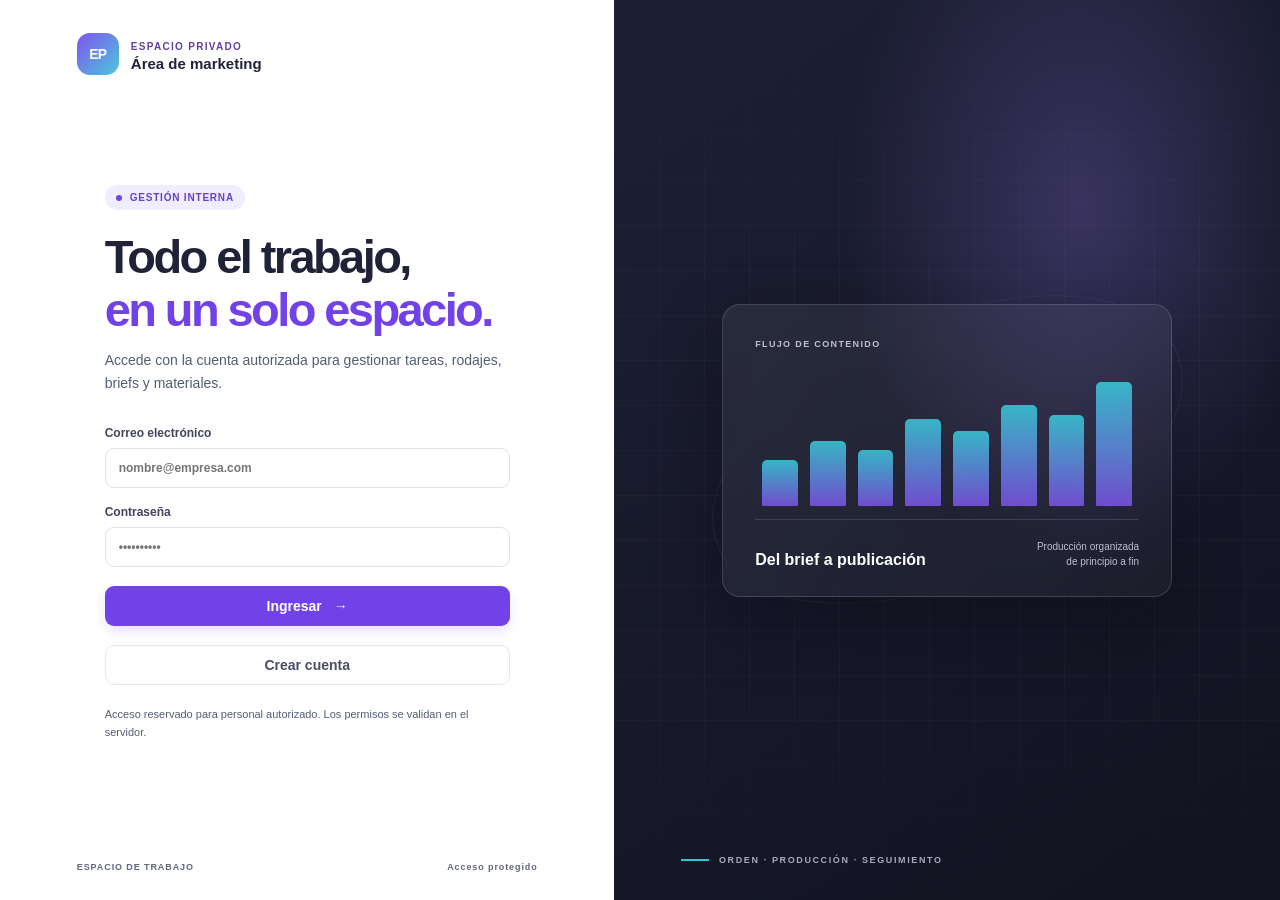
<file: agencia/index.html>
<!doctype html><html lang="es"><head><meta charset="utf-8"><meta name="robots" content="noindex,nofollow"><meta http-equiv="refresh" content="0;url=../gestion/"><title>Gestión separada</title></head><body><p><a href="../gestion/">Entrar a la otra web: gestión y publicidad</a></p></body></html>
</file>
<file: gestion/app.css>
:root{--ink:#202338;--ink-soft:#42465f;--muted:#777c91;--line:#e6e8ef;--paper:#fff;--canvas:#f4f5f9;--nav:#181a2b;--nav-soft:#25283c;--purple:#7142e8;--purple-dark:#5d31ce;--purple-wash:#f0ebff;--cyan:#32c7d7;--teal:#16a995;--red:#d84f65;--shadow:0 8px 28px rgba(28,32,57,.06);font-family:"DM Sans",Inter,-apple-system,BlinkMacSystemFont,"Segoe UI",sans-serif;color:var(--ink);font-synthesis:none}*{box-sizing:border-box}html,body,#app{margin:0;min-height:100%;width:100%}body{background:var(--canvas);font-size:14px}button,input,select,textarea{font:inherit}button{cursor:pointer}button:disabled{cursor:not-allowed;opacity:.48}a{color:inherit;text-decoration:none}.boot-screen,.system-state{min-height:100vh;display:grid;place-content:center;justify-items:center;color:var(--muted);gap:14px}.boot-mark,.brand-mark{width:42px;height:42px;border-radius:13px;display:grid;place-items:center;color:#fff;background:linear-gradient(135deg,#8054ee,#4ac7dc);font-weight:800;letter-spacing:-.06em}.boot-screen p{margin:0}.login-wrap{display:grid;grid-template-columns:minmax(440px,48%) 1fr;min-height:100vh;background:#fff}.login-panel{padding:33px clamp(28px,6vw,92px) 28px;display:flex;flex-direction:column;min-height:100vh}.brand-line{display:flex;align-items:center;gap:12px}.brand-line strong{display:block;font-size:15px;margin-top:2px}.eyebrow{font-size:10px;font-weight:800;letter-spacing:.13em;color:#8c8fa1}.brand-mark{flex:0 0 42px}.login-content{width:min(100%,405px);margin:auto}.pill-dot{display:inline-flex;align-items:center;gap:8px;background:#f0edff;color:#6841ca;border-radius:20px;padding:7px 11px;font-size:10px;font-weight:800;letter-spacing:.08em}.pill-dot:before{content:"";width:6px;height:6px;background:var(--purple);border-radius:50%}.login-content h1{font:800 clamp(34px,4vw,47px)/1.12 Manrope,"DM Sans",sans-serif;letter-spacing:-.055em;margin:21px 0 13px}.login-content h1 em{font-style:normal;color:var(--purple)}.subtle,.login-content>p{color:var(--muted);line-height:1.65}.login-content>.subtle{margin:0 0 30px}.login-form{display:grid;gap:17px;margin-top:29px}.login-form label,.modal-form>label,.modal-form .form-two label{display:grid;gap:8px;color:#41445b;font-size:12px;font-weight:700}.login-form input,.modal-form input,.modal-form select,.modal-form textarea,.filter-bar input,.filter-bar select{width:100%;border:1px solid #dfe1e9;border-radius:9px;background:#fff;color:var(--ink);padding:12px 13px;outline:none;transition:border .15s,box-shadow .15s}.login-form input:focus,.modal-form input:focus,.modal-form select:focus,.modal-form textarea:focus{border-color:#9473ec;box-shadow:0 0 0 3px #7142e81a}.button{border:0;border-radius:9px;padding:10px 15px;min-height:40px;font-weight:700;color:#4b4e62;background:#eef0f5;transition:transform .15s,background .15s}.button:hover:not(:disabled){transform:translateY(-1px)}.button.primary{color:#fff;background:var(--purple);box-shadow:0 5px 12px #7142e828}.button.primary:hover:not(:disabled){background:var(--purple-dark)}.button.ghost{background:#fff;border:1px solid var(--line)}.button.wide{width:100%;display:flex;justify-content:center;align-items:center;gap:12px;margin-top:2px}.button.small{padding:7px 10px;min-height:32px;font-size:12px}.login-foot{font-size:11px;margin-top:20px}.login-footer{display:flex;justify-content:space-between;color:#a2a5b3;font-size:9px;font-weight:800;letter-spacing:.1em}.setup-notice{display:grid;gap:5px;border:1px solid #f3d99e;background:#fff9e9;padding:13px 15px;border-radius:10px;color:#74561a;font-size:12px;line-height:1.5}.setup-notice span{color:#7c6d4e}.inline-error{border-radius:8px;background:#fff1f2;color:#b3334a;padding:10px 12px;font-size:12px}.login-art{position:relative;overflow:hidden;display:flex;align-items:center;justify-content:center;min-height:100vh;background:radial-gradient(ellipse at 70% 23%,#39335f 0,transparent 36%),linear-gradient(145deg,#1d2035,#111320);color:#fff}.login-art:before{content:"";position:absolute;inset:0;background-image:linear-gradient(#ffffff07 1px,transparent 1px),linear-gradient(90deg,#ffffff07 1px,transparent 1px);background-size:45px 45px;mask-image:linear-gradient(to bottom,transparent,#000 30%,#000 75%,transparent)}.art-orbit{position:absolute;border:1px solid #ffffff12;border-radius:50%;aspect-ratio:1}.orbit-one{width:75%;transform:rotate(-23deg) scaleY(.52)}.orbit-two{width:55%;transform:rotate(24deg) scaleY(.57)}.art-stats{position:relative;width:min(68%,450px);padding:29px 32px 27px;background:linear-gradient(135deg,#ffffff11,#ffffff08);border:1px solid #ffffff25;border-radius:18px;backdrop-filter:blur(14px);box-shadow:0 25px 70px #06070e55}.art-label{font-size:9px;letter-spacing:.15em;color:#c1bdd4;font-weight:800}.art-bars{height:170px;display:flex;align-items:end;gap:12px;padding:25px 7px 13px;border-bottom:1px solid #ffffff22}.art-bars i{display:block;flex:1;border-radius:5px 5px 1px 1px;background:linear-gradient(to top,#7952de,#39c5d4);opacity:.9}.art-bars i:nth-child(1){height:35%}.art-bars i:nth-child(2){height:49%}.art-bars i:nth-child(3){height:42%}.art-bars i:nth-child(4){height:66%}.art-bars i:nth-child(5){height:57%}.art-bars i:nth-child(6){height:77%}.art-bars i:nth-child(7){height:69%}.art-bars i:nth-child(8){height:94%}.art-bottom{display:flex;justify-content:space-between;align-items:end;padding-top:19px}.art-bottom b{font:700 16px Manrope,sans-serif}.art-bottom span{font-size:10px;line-height:1.5;color:#c0bfd0;text-align:right}.art-caption{position:absolute;bottom:35px;left:10%;font-size:9px;font-weight:800;letter-spacing:.18em;color:#aaa9bb;display:flex;align-items:center;gap:10px}.cyan-line{height:2px;width:28px;background:var(--cyan)}.spinner{display:inline-block;width:14px;height:14px;border:2px solid #ffffff66;border-top-color:#fff;border-radius:50%;animation:spin .8s linear infinite}@keyframes spin{to{transform:rotate(360deg)}}.app-shell{min-height:100vh;display:flex}.sidebar{width:248px;flex:0 0 248px;background:var(--nav);color:#e7e7ef;display:flex;flex-direction:column;padding:22px 14px 14px;min-height:100vh;position:sticky;top:0;height:100vh}.side-brand{display:flex;gap:11px;align-items:center;padding:0 9px 29px}.side-brand .brand-mark{width:36px;height:36px;flex-basis:36px;border-radius:11px;font-size:13px}.side-brand b{font-size:12px;display:block}.side-brand small{display:block;color:#898ca3;font-size:10px;margin-top:4px}.workspace-label{font-size:9px;letter-spacing:.15em;color:#767990;font-weight:800;padding:0 11px 10px}.side-nav{display:grid;gap:5px}.nav-item{background:transparent;border:0;color:#aeb0c1;border-radius:9px;padding:11px 10px;display:flex;align-items:center;text-align:left;gap:11px;font-weight:600;font-size:12px}.nav-item:hover{background:#ffffff0a;color:#fff}.nav-item.active{color:#fff;background:linear-gradient(90deg,#7043df44,#7043df16);box-shadow:inset 2px 0 #9a78f3}.nav-icon{width:17px;text-align:center;font-size:16px;color:#8b8da7}.nav-item.active .nav-icon{color:#bba6ff}.nav-count{font-style:normal;font-size:9px;background:#34374d;color:#c4c5d4;padding:3px 7px;border-radius:10px;margin-left:auto}.side-bottom{margin-top:auto}.sync-status{display:flex;align-items:center;gap:8px;color:#8e91a6;font-size:10px;padding:12px 9px;border-bottom:1px solid #ffffff12;margin-bottom:12px}.sync-status i,.secure-tag i{width:6px;height:6px;display:inline-block;border-radius:50%;background:#30bea4}.sync-status.pending i{background:#e8b94b}.side-user{display:flex;gap:9px;align-items:center;padding:5px 5px}.user-avatar,.avatar-mini{width:30px;height:30px;border-radius:9px;display:grid;place-items:center;background:#32334d;color:#d6caff;font-weight:800;font-size:11px;flex:0 0 auto}.side-user>span{min-width:0;flex:1}.side-user b{display:block;max-width:135px;overflow:hidden;text-overflow:ellipsis;white-space:nowrap;font-size:10px}.side-user small{display:block;color:#85889c;font-size:9px;margin-top:3px}.logout-icon{color:#9a9cae;border:0;background:transparent;font-size:16px;padding:6px}.main-area{flex:1;min-width:0}.topbar{height:65px;background:#fff;border-bottom:1px solid var(--line);display:flex;justify-content:space-between;align-items:center;padding:0 clamp(20px,3vw,42px);position:sticky;top:0;z-index:5}.crumb{display:flex;align-items:center;gap:10px;font-size:11px;color:#9093a2}.crumb b{font-weight:400;color:#c4c5cf}.crumb strong{color:#35384f;font-size:11px}.top-actions{display:flex;gap:15px;align-items:center}.secure-tag{display:flex;gap:7px;align-items:center;color:#686c7f;font-size:10px}.secure-tag i{background:#16a995}.save-top{min-height:34px;padding:8px 12px;font-size:11px}.page-content{padding:30px clamp(20px,3vw,42px) 50px;max-width:1700px;margin:auto}.page-heading{display:flex;align-items:center;justify-content:space-between;gap:20px;margin:0 0 23px}.page-heading .eyebrow{color:#8a70ce}.page-heading h1{font:800 clamp(24px,2.4vw,31px)/1.2 Manrope,"DM Sans",sans-serif;letter-spacing:-.04em;margin:6px 0 6px}.page-heading p{color:var(--muted);margin:0;font-size:12px;line-height:1.5}.page-heading>.button{flex:0 0 auto}.summary-grid{display:grid;grid-template-columns:repeat(4,minmax(0,1fr));gap:13px;margin-bottom:21px}.summary-card{background:#fff;border:1px solid #ececf2;border-radius:12px;padding:16px 18px;position:relative;box-shadow:0 3px 12px #171a2b04;min-height:105px}.summary-card>span{display:block;color:#777b8c;font-size:10px;font-weight:600}.summary-card>b{display:block;font:800 26px/1.3 Manrope,sans-serif;margin-top:7px;letter-spacing:-.04em}.summary-card small{font-size:10px;color:#9a9dab}.summary-symbol{position:absolute;right:16px;top:17px;color:#9a7bea;font-style:normal;font-size:21px}.summary-symbol.purple{color:#8d6ce4}.summary-symbol.teal{color:#2cb9aa}.summary-symbol.blue{color:#43abc5}.filter-bar{display:flex;align-items:center;gap:10px;background:#fff;border:1px solid #e9eaf0;border-radius:11px;padding:10px 12px;margin-bottom:16px;flex-wrap:wrap}.filter-search{display:flex;gap:8px;align-items:center;flex:1;min-width:175px;border-right:1px solid #eff0f4;padding-right:12px;color:#8e91a0}.filter-search input{padding:8px;border:0;box-shadow:none;font-size:11px}.filter-bar label:not(.filter-search){display:flex;align-items:center;gap:7px;color:#a0a2af;font-size:8px;letter-spacing:.08em;font-weight:800}.filter-bar select{width:auto;max-width:130px;padding:7px 23px 7px 8px;border-color:#eeeef3;font-size:10px;color:#55596d;letter-spacing:0;font-weight:600}.filter-clear{border:0;background:transparent;color:#7a56dc;font-size:10px;font-weight:700;padding:7px}.filter-result{color:#989baa;font-size:10px;margin-left:auto}.kanban-scroll{overflow-x:auto;padding-bottom:7px}.kanban{display:grid;grid-template-columns:repeat(8,minmax(215px,1fr));gap:11px;min-width:1800px}.kanban-col{background:#eceef4;border:1px solid #e9eaf0;border-radius:11px;padding:9px;min-height:370px}.kanban-col>header{display:flex;align-items:center;gap:7px;padding:2px 1px 11px;font-size:10px}.kanban-col>header b{font-size:10px}.kanban-col>header>i{font-style:normal;background:#dfe1e9;border-radius:9px;padding:2px 6px;color:#737789;font-size:9px}.kanban-col>header button{margin-left:auto;border:0;background:transparent;color:#8a8da0;font-size:16px}.stage-dot{width:7px;height:7px;border-radius:50%;background:#8e91a2}.stage-seleccion{background:#e4ac47}.stage-ritmo{background:#ef826c}.stage-efectos{background:#a570e0}.stage-texto{background:#34a9ca}.stage-revision{background:#e0a53c}.stage-aprobado{background:#3cbb98}.stage-publicado{background:#31ae7c}.card-stack{display:grid;gap:8px}.task-card{background:#fff;border:1px solid #e9eaf0;border-radius:9px;padding:11px;box-shadow:0 2px 5px #21243c08}.task-card-top{display:flex;justify-content:space-between;align-items:center}.task-platform{font-size:8px;font-weight:800;letter-spacing:.07em;color:#7053c6;background:#f1edff;padding:4px 7px;border-radius:20px}.more-btn{border:0;background:transparent;color:#989bad;font-size:17px;line-height:10px}.task-card h3{font-size:11px;margin:10px 0 3px;line-height:1.4}.task-card>p{font-size:9px;color:#8b8e9e;margin:0}.task-card .task-copy{margin-top:7px;color:#55596d;display:-webkit-box;-webkit-line-clamp:3;-webkit-box-orient:vertical;overflow:hidden;line-height:1.4}.task-meta{display:flex;align-items:center;gap:6px;margin-top:12px;color:#838697;font-size:8px}.avatar-mini{width:19px;height:19px;border-radius:50%;font-size:8px}.meta-date{margin-left:auto;white-space:nowrap}.meta-date.overdue{color:var(--red)}.move-label{display:flex;align-items:center;justify-content:space-between;border-top:1px solid #f0f0f4;padding-top:8px;margin-top:9px;color:#999baa;font-size:8px}.move-label select{border:0;background:#fff;color:#696d80;font-size:8px;max-width:100px;outline:none}.empty-column{text-align:center;color:#a2a4b1;font-size:9px;padding:28px 0}.save-banner{position:fixed;bottom:18px;left:calc(248px + 50%);transform:translateX(-50%);z-index:6;display:flex;align-items:center;gap:17px;padding:10px 13px 10px 17px;border-radius:12px;background:#272940;color:#fff;box-shadow:0 8px 30px #181a2d33;font-size:11px}.save-banner .button{min-height:32px;padding:7px 10px;font-size:10px}.calendar-panel,.privacy-callout,.table-wrap,.budget-note,.budget-total,.budget-card,.upload-zone,.asset-section,.note-card,.shoot-row,.empty-state{background:#fff;border:1px solid #e8e9f0;border-radius:12px}.calendar-panel{padding:21px}.calendar-header{display:flex;justify-content:space-between;align-items:center;margin-bottom:16px}.calendar-header h2{font:700 19px Manrope,sans-serif;margin:5px 0 0;text-transform:capitalize}.calendar-controls{display:flex;gap:5px}.calendar-controls button{height:31px;min-width:34px;border:1px solid #e9eaf0;border-radius:7px;color:#686c80;background:#fff}.calendar-controls button:nth-child(2){padding:0 10px;font-size:10px}.calendar-grid{display:grid;grid-template-columns:repeat(7,minmax(0,1fr))}.weekdays>div{text-align:center;color:#999cac;text-transform:uppercase;font-size:8px;font-weight:800;letter-spacing:.1em;padding:10px 0;border-top:1px solid #eff0f4}.cal-cell{height:105px;border-top:1px solid #eff0f4;border-right:1px solid #eff0f4;padding:8px;min-width:0;overflow:hidden}.cal-cell:nth-child(7n){border-right:0}.cal-cell.blank{background:#fafafd}.cal-day{display:grid;place-items:center;width:23px;height:23px;font-size:10px;color:#666a7d}.cal-cell.today .cal-day{background:var(--purple);color:#fff;border-radius:50%}.cal-event{font-size:8px;color:#554386;background:#f0ebff;border-radius:4px;margin-top:5px;padding:4px 5px;white-space:nowrap;overflow:hidden;text-overflow:ellipsis}.cal-event i{display:inline-block;width:5px;height:5px;background:#815ade;border-radius:50%;margin-right:4px}.cal-event.shoot-event{background:#e7f8f6;color:#347d79}.cal-event.shoot-event i{background:#37b7a5}.cal-cell>small{font-size:8px;color:#8e91a0}.calendar-legend{display:flex;gap:18px;padding-top:15px;color:#888b9c;font-size:9px}.calendar-legend span{display:flex;align-items:center;gap:6px}.calendar-legend i{width:7px;height:7px;background:#805ade;border-radius:50%}.calendar-legend i.shoot-legend{background:#37b7a5}.note-card{margin-top:14px;padding:14px 16px;display:flex;gap:12px;color:#64697e;font-size:10px}.note-card b{white-space:nowrap;color:#4c5066}.section-tools{display:flex;justify-content:space-between;align-items:center;margin-bottom:12px}.result-note{font-size:10px;color:#8e91a0}.shoot-list{display:grid;gap:9px}.shoot-row{padding:14px;display:flex;align-items:center;gap:15px;box-shadow:0 2px 9px #1c203b04}.shoot-date{width:47px;height:49px;border-radius:10px;background:#f3efff;color:#7351d0;display:grid;align-content:center;justify-items:center;flex:0 0 auto}.shoot-date b{font:800 18px Manrope,sans-serif;line-height:1}.shoot-date span{font-size:8px;font-weight:800;letter-spacing:.08em;margin-top:4px}.shoot-info{min-width:150px;flex:1}.shoot-info .eyebrow{font-size:8px;color:#9a83d7}.shoot-info h3{margin:4px 0;font-size:12px}.shoot-info p{margin:0;color:#888b9b;font-size:10px}.shoot-crew{display:flex;gap:5px;flex-wrap:wrap;max-width:260px}.crew-chip{background:#f0f1f5;border-radius:12px;padding:5px 8px;font-size:9px;color:#696d7f}.icon-action{border:0;background:#f5f4fa;color:#7959d4;width:30px;height:30px;border-radius:8px}.empty-state{display:grid;justify-items:center;text-align:center;padding:42px 20px}.empty-state.compact{padding:23px}.empty-illustration{display:grid;place-items:center;width:48px;height:48px;border-radius:14px;background:#f3efff;color:#815add;font-size:22px}.empty-state h3{margin:14px 0 4px;font-size:14px}.empty-state p{margin:0 0 16px;color:#8d90a0;font-size:11px}.privacy-callout{display:flex;align-items:center;gap:11px;padding:13px 15px;margin-bottom:15px;background:#f8f7ff;border-color:#e7e2f7}.lock-icon{display:grid;place-items:center;width:30px;height:30px;border-radius:9px;color:#7655d1;background:#eee9ff}.privacy-callout>span:nth-child(2){flex:1}.privacy-callout b,.privacy-callout small{display:block}.privacy-callout b{font-size:10px;color:#4c4567}.privacy-callout small{font-size:9px;color:#858198;margin-top:3px;line-height:1.5}.badge-private,.reference-tag{font-size:8px;font-weight:800;letter-spacing:.1em;color:#7556c8;background:#ede8ff;border-radius:10px;padding:5px 7px}.table-wrap{overflow:auto}.table-wrap table{width:100%;border-collapse:collapse;min-width:600px}.table-wrap th{text-align:left;background:#fafafd;color:#9a9cab;font-size:8px;letter-spacing:.1em;padding:13px 15px}.table-wrap td{padding:12px 15px;border-top:1px solid #f0f1f5;color:#51556a;font-size:10px}.table-wrap td b{font-size:10px}.table-sub{display:block;color:#999cac;font-size:9px;margin-top:4px}.brief-status{border:1px solid #e8e9ef;border-radius:7px;background:#fff;padding:7px;color:#65697d;font-size:9px}.upload-zone{padding:20px;display:flex;align-items:center;gap:16px;border-style:dashed;background:#fcfcfe;transition:.2s}.upload-zone.dragging{background:#f3efff;border-color:#916ee7}.upload-icon{width:42px;height:42px;border-radius:13px;background:#f0ebff;color:#8058d9;display:grid;place-items:center;font-size:20px}.upload-zone>div:nth-child(2){flex:1}.upload-zone b{font-size:12px}.upload-zone p{font-size:10px;color:#8f92a1;margin:5px 0 0}.asset-section{padding:18px;margin-top:17px}.asset-head{display:flex;justify-content:space-between;align-items:center;gap:15px;margin-bottom:14px}.asset-head h2{font:700 15px Manrope,sans-serif;margin:0}.asset-head p{margin:4px 0 0;color:#8d90a0;font-size:10px}.asset-count{font-size:9px;color:#8d90a0;background:#f5f5f8;border-radius:12px;padding:6px 9px}.asset-grid{display:grid;grid-template-columns:repeat(3,minmax(0,1fr));gap:9px}.asset-card{border:1px solid #ececf2;border-radius:9px;display:grid;grid-template-columns:41px minmax(0,1fr) auto;align-items:center;gap:9px;padding:9px}.asset-preview{width:40px;height:40px;border-radius:7px;background:#f2effc;display:grid;place-items:center;color:#815dd3}.asset-image-icon{font-size:18px}.file-icon{font-size:8px;font-weight:800}.asset-file-info{min-width:0}.asset-file-info b{display:block;white-space:nowrap;overflow:hidden;text-overflow:ellipsis;font-size:9px}.asset-file-info small{display:block;font-size:8px;color:#9699a7;margin-top:4px}.reference-section{background:#fbfcff}.reference-list{display:grid;gap:7px}.reference-list a{display:flex;align-items:center;gap:10px;border:1px solid #eaebf1;background:#fff;border-radius:8px;padding:10px}.reference-file{width:27px;height:27px;display:grid;place-items:center;background:#eaf8fb;color:#34a6bc;border-radius:7px}.reference-list a>span:nth-child(2){flex:1}.reference-list b,.reference-list small{display:block}.reference-list b{font-size:10px}.reference-list small{font-size:9px;color:#8e91a0;margin-top:3px}.reference-list a>i{font-style:normal;color:#9da0af}.budget-note{padding:14px 16px;display:flex;align-items:center;gap:11px;background:#f9f7ff;border-color:#ebe5ff}.budget-note>span:first-child{font-size:19px;color:#7651d2}.budget-note span:nth-child(2){flex:1}.budget-note b,.budget-note small{display:block}.budget-note b{font-size:11px}.budget-note small{font-size:9px;color:#8d8a9a;margin-top:3px}.currency{color:#888b9a;font-size:8px;font-weight:800;letter-spacing:.1em}.budget-total{padding:19px;margin-top:14px}.budget-total>div:first-child{display:flex;justify-content:space-between;align-items:center}.budget-total>div:first-child span{font-size:9px;color:#8e91a0;font-weight:800;letter-spacing:.1em}.budget-total>div:first-child b{font:800 22px Manrope,sans-serif}.budget-meter{height:7px;border-radius:5px;background:#eeeef3;margin:13px 0 8px;overflow:hidden}.budget-meter i{display:block;height:100%;background:linear-gradient(90deg,#7546dc,#31bfd0);border-radius:5px}.budget-total>small{font-size:9px;color:#9799a7}.budget-grid{display:grid;grid-template-columns:repeat(4,minmax(0,1fr));gap:10px;margin-top:11px}.budget-card{padding:14px}.budget-card>span{display:flex;align-items:center;gap:7px;color:#737688;font-size:10px}.budget-dot{width:7px;height:7px;border-radius:50%;background:#8053df}.dot-test{background:#38b8ce}.dot-continuity{background:#e1ad54}.dot-reserve{background:#a9abb7}.budget-card>b{display:flex;align-items:center;gap:4px;margin-top:12px;font-size:9px;color:#797c8d}.budget-card input{border:0;border-bottom:1px solid #e9eaf0;width:calc(100% - 23px);outline:none;padding:3px;color:#282b40;font:800 17px Manrope,sans-serif}.budget-card small{display:block;color:#9a9caa;font-size:8px;margin-top:8px}.expenses-section{margin-top:20px}.expenses-section .asset-head{margin-bottom:11px}.expenses-section .asset-head h2{font-size:14px}.expense-list{display:grid;gap:7px}.expense-row{display:flex;align-items:center;gap:9px;background:#fff;border:1px solid #e8e9ef;padding:8px;border-radius:8px}.expense-row input{padding:7px;border:1px solid #ececf1;border-radius:6px;min-width:0;flex:1;font-size:10px}.expense-row input[type=number]{max-width:130px}.expense-row span{font-size:9px;color:#9598a7}.expense-row button{border:0;background:#fff0f1;color:#be4d5b;border-radius:6px;width:26px;height:26px}.empty-inline{background:#fff;padding:16px;color:#9a9caa;font-size:10px;border:1px solid #eeeef3;border-radius:8px}.budget-disclaimer{color:#9295a4;font-size:9px;line-height:1.5;margin-top:12px}.modal-backdrop{position:fixed;inset:0;z-index:20;background:#181a2b77;display:grid;place-items:center;padding:18px;overflow:auto}.modal{width:min(100%,545px);max-height:min(90vh,900px);overflow:auto;background:#fff;border-radius:15px;padding:24px;box-shadow:0 25px 80px #13152744}.modal>.eyebrow{color:#8567d0}.modal h2{font:800 22px Manrope,sans-serif;letter-spacing:-.04em;margin:7px 0 19px}.modal-form{display:grid;gap:14px}.modal-form>label,.modal-form .form-two label{font-size:10px}.modal-form input,.modal-form select,.modal-form textarea{font-size:11px;padding:10px}.modal-form textarea{resize:vertical}.form-two{display:grid;grid-template-columns:1fr 1fr;gap:11px}.modal-actions{display:flex;justify-content:flex-end;gap:8px;margin-top:6px}.modal fieldset{border:1px solid #e7e8ef;border-radius:9px;padding:12px}.modal legend{font-size:10px;color:#777b8c;padding:0 5px}.check-grid{display:flex;gap:9px;flex-wrap:wrap}.check-grid label{font-size:10px;display:flex;align-items:center;gap:5px;color:#575b6f}.private-detail{display:grid;grid-template-columns:1fr 1fr;gap:9px;margin-bottom:13px}.private-detail>div{border:1px solid #eeeef3;border-radius:8px;padding:9px}.private-detail span,.private-detail b{display:block}.private-detail span{font-size:8px;color:#9698a7;text-transform:capitalize}.private-detail b{font-size:10px;margin-top:4px;overflow-wrap:anywhere}.toast{position:fixed;z-index:30;bottom:18px;right:18px;max-width:min(450px,calc(100vw - 36px));background:#24263a;color:#fff;border-radius:9px;padding:12px 16px;font-size:11px;line-height:1.4;box-shadow:0 8px 25px #15172d30;opacity:0;transform:translateY(8px);pointer-events:none;transition:.2s}.toast.show{opacity:1;transform:translateY(0)}.toast.error{background:#9e3449}.system-card{max-width:430px;margin:20px;padding:30px;background:#fff;border:1px solid var(--line);box-shadow:var(--shadow);border-radius:16px;text-align:center}.system-icon{display:grid;place-items:center;margin:auto;width:45px;height:45px;border-radius:50%;background:#fff0f1;color:#c9495e;font-weight:800;font-size:19px}.system-card h1{font:800 22px Manrope,sans-serif}.system-card p{font-size:12px;line-height:1.6}.system-card .button{margin:5px}.system-card .ghost{background:#fff}
@media(max-width:1120px){.sidebar{width:215px;flex-basis:215px}.summary-grid{grid-template-columns:repeat(2,minmax(0,1fr))}.asset-grid{grid-template-columns:repeat(2,minmax(0,1fr))}.save-banner{left:calc(215px + (100% - 215px)/2)}}
@media(max-width:760px){.login-wrap{grid-template-columns:1fr}.login-panel{padding:23px 24px 19px;min-height:100svh}.login-art{display:none}.login-content{padding:42px 0}.login-content h1{font-size:37px}.app-shell{display:block}.sidebar{width:100%;height:auto;min-height:0;position:sticky;top:0;z-index:8;padding:9px 12px 0}.side-brand{padding:0 2px 9px}.side-brand .brand-mark{width:30px;height:30px;flex-basis:30px;border-radius:9px}.side-brand b{font-size:11px}.side-brand small{font-size:9px;margin-top:2px}.workspace-label,.side-bottom{display:none}.side-nav{display:flex;overflow-x:auto;gap:4px;padding:0 0 8px;scrollbar-width:none}.side-nav::-webkit-scrollbar{display:none}.nav-item{flex:0 0 auto;padding:8px 10px;font-size:10px;gap:6px;white-space:nowrap}.nav-item.active{box-shadow:inset 0 -2px #9a78f3}.nav-icon{font-size:13px;width:auto}.nav-count{padding:2px 5px}.topbar{height:48px;padding:0 15px;top:85px}.crumb{font-size:9px;gap:7px}.crumb strong{font-size:9px}.secure-tag{display:none}.top-actions{gap:0}.save-top{font-size:9px;padding:6px 9px;min-height:30px}.page-content{padding:20px 14px 42px}.page-heading{align-items:flex-start;margin-bottom:17px;gap:9px}.page-heading h1{font-size:23px}.page-heading p{font-size:10px;max-width:300px}.page-heading>.button{font-size:9px;padding:8px 10px;min-height:34px;white-space:nowrap}.summary-grid{gap:8px;margin-bottom:12px}.summary-card{min-height:87px;padding:11px}.summary-card>span{font-size:9px}.summary-card>b{font-size:21px}.summary-card small{font-size:8px}.summary-symbol{font-size:16px;top:11px;right:11px}.filter-bar{gap:6px;padding:8px;margin-bottom:11px}.filter-search{min-width:100%;border:0;border-bottom:1px solid #f0f0f3;padding:0 0 6px}.filter-search input{font-size:10px}.filter-bar label:not(.filter-search){font-size:7px;gap:4px}.filter-bar select{font-size:9px;max-width:96px;padding:6px 16px 6px 6px}.filter-result{font-size:8px}.kanban{min-width:0;grid-template-columns:repeat(8,220px)}.kanban-col{min-height:340px}.save-banner{left:50%;bottom:10px;max-width:calc(100vw - 20px);font-size:9px}.save-banner .button{font-size:9px}.calendar-panel{padding:12px}.calendar-header h2{font-size:15px}.calendar-grid.weekdays>div{font-size:7px}.cal-cell{height:75px;padding:4px}.cal-day{width:19px;height:19px;font-size:9px}.cal-event{font-size:0;padding:0;width:7px;height:7px;border-radius:50%;margin-top:5px}.cal-event i{display:none}.cal-cell>small{font-size:7px}.calendar-legend{font-size:8px}.note-card{font-size:9px;display:grid;gap:4px}.shoot-row{padding:10px;gap:9px}.shoot-date{width:38px;height:42px}.shoot-info h3{font-size:10px}.shoot-info p{font-size:9px}.shoot-crew{display:none}.shoot-info .eyebrow{font-size:7px}.privacy-callout{align-items:flex-start;padding:10px}.badge-private{font-size:7px}.table-wrap table{min-width:570px}.upload-zone{padding:13px;gap:9px;flex-wrap:wrap}.upload-zone>div:nth-child(2){min-width:calc(100% - 60px)}.upload-zone b{font-size:10px}.upload-zone p{font-size:9px}.upload-zone>.button{margin-left:51px;font-size:9px;min-height:32px}.asset-section{padding:12px}.asset-grid{grid-template-columns:1fr}.asset-card{grid-template-columns:35px minmax(0,1fr) auto;padding:7px}.asset-preview{width:34px;height:34px}.asset-head h2{font-size:13px}.asset-head p{font-size:9px}.budget-note{padding:11px;align-items:flex-start}.currency{font-size:7px;white-space:nowrap}.budget-note small{font-size:8px;line-height:1.4}.budget-total{padding:13px}.budget-total>div:first-child b{font-size:18px}.budget-grid{grid-template-columns:repeat(2,minmax(0,1fr));gap:7px}.budget-card{padding:11px}.budget-card input{font-size:15px}.expenses-section .asset-head{align-items:flex-start}.expenses-section .asset-head .button{font-size:9px;padding:7px}.expense-row{gap:5px}.expense-row input{font-size:9px}.expense-row input[type=number]{max-width:84px}.form-two{grid-template-columns:1fr}.modal{padding:19px}.modal h2{font-size:19px}.private-detail{grid-template-columns:1fr}.system-card{padding:23px}.system-card h1{font-size:20px}}
@media(max-width:390px){.nav-item{padding:8px 8px;font-size:9px}.page-heading{gap:5px}.page-heading>.button{font-size:8px;padding:7px 8px}.crumb span{display:none}.summary-card{padding:9px}.topbar{padding:0 11px}}
.directory-toolbar{display:flex;align-items:center;gap:14px;margin:0 0 13px}.directory-toolbar .filter-search{border:1px solid #e9eaf0;border-radius:8px;padding:0 10px;min-height:37px}.directory-toolbar .filter-search input{padding:8px;font-size:10px}.directory-toolbar .result-note{white-space:nowrap}.business-status{display:inline-block;border-radius:12px;padding:5px 8px;font-size:9px;font-weight:700;background:#fff4de;color:#9a6c18;white-space:nowrap}.business-status.status-en_revision{background:#f0ebff;color:#7142c4}.business-status.status-completado{background:#e8f7f2;color:#25826a}.brief-response-section{margin-top:25px}.section-title{display:flex;align-items:flex-start;justify-content:space-between;gap:15px;margin-bottom:12px}.section-title h2{font:700 17px Manrope,sans-serif;margin:5px 0}.section-title p{font-size:10px;color:#8d90a0;margin:0;line-height:1.5}.business-directory .table-wrap{margin-top:0}.business-directory .table-wrap tr[hidden]{display:none}
.eyebrow,.page-heading .eyebrow,.modal>.eyebrow{color:#62409c}.login-footer{color:#62687c}.login-content>.subtle,.login-content>.login-foot{color:#535e73}.workspace-label{color:#b8bed0}.crumb>span{color:#62687c}.page-heading p{color:#535e73}.summary-card>span,.summary-card small{color:#515c73}.filter-bar label:not(.filter-search),.filter-result{color:#515c73}.task-card .more-btn,.task-card>p,.task-meta,.move-label,.move-label select{color:#515c73}.empty-column{color:#596278}
.success-notice{border:1px solid #b8dfcf;background:#edf8f2;color:#245d49;border-radius:9px;padding:11px 13px;margin:17px 0 0;font-size:11px;line-height:1.5}
</file>
